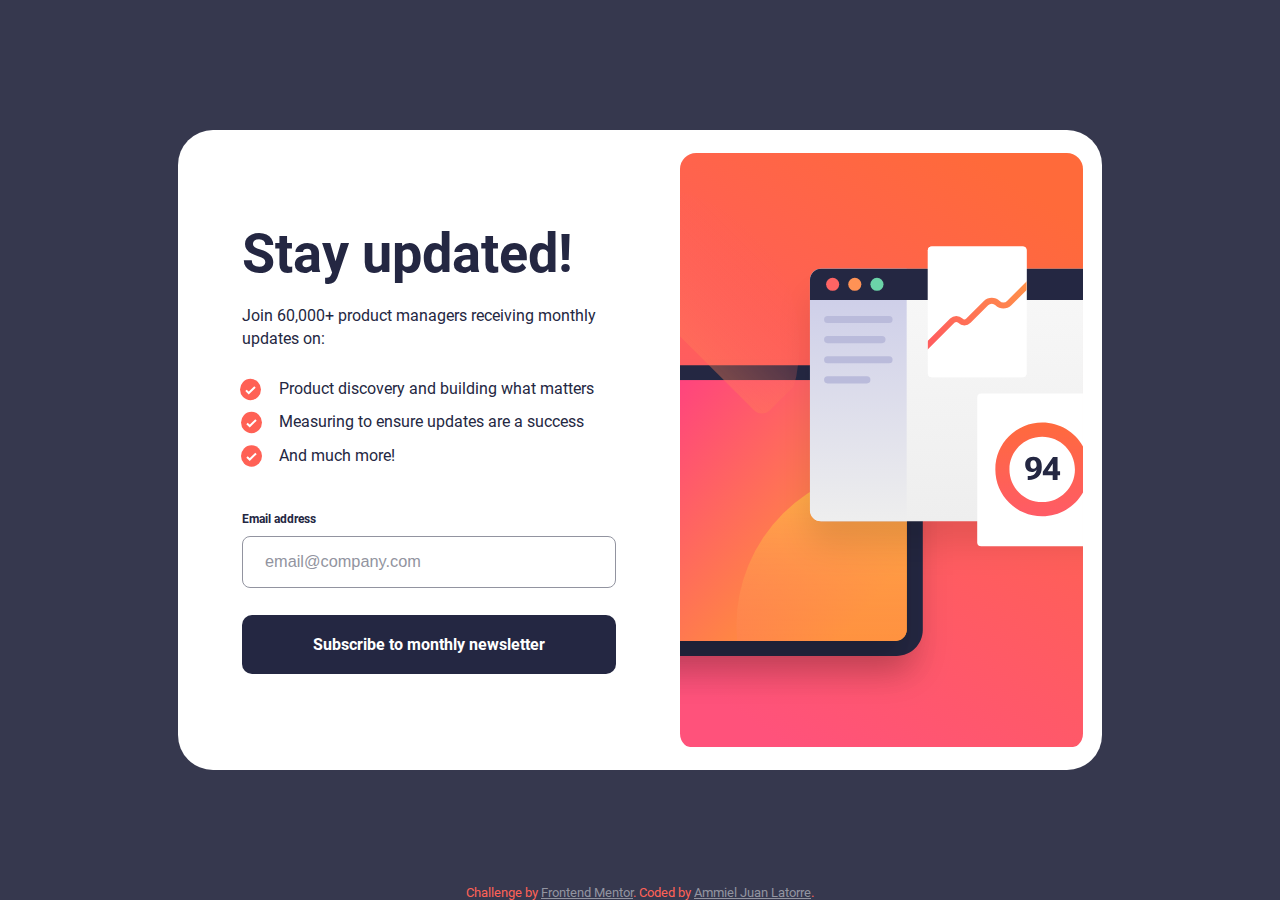
<file: index.html>
<!DOCTYPE html>
<html lang="en">
<head>
  <meta charset="UTF-8">
  <meta name="viewport" content="width=device-width, initial-scale=1.0">

  <link rel="icon" type="image/png" sizes="32x32" href="./assets/images/favicon-32x32.png">
  <link rel="stylesheet" href="./assets/css/styles.css">
  <script defer src="./scripts/main.js"></script>
  
  <title>Frontend Mentor | Newsletter sign-up form with success message</title>

</head>
<body>

  <main>

    <div class="illustration"></div>

    <section>
      
      <h1>Stay updated!</h1>

      <p class="p-Join">Join 60,000+ product managers receiving monthly updates on:</p>

      <div class="list">
        <img src="assets/images/icon-list.svg" alt="check icon" class="img-Product">
        <p class="p-Product">Product discovery and building what matters</p>
      </div>
      <div class="list">
        <img src="assets/images/icon-list.svg" alt="check icon" class="img-Measuring">
        <p class="p-Measuring">Measuring to ensure updates are a success</p>
      </div>
      <div class="list">
        <img src="assets/images/icon-list.svg" alt="check icon" class="img-And">
        <p class="p-And">And much more!</p>
      </div>
        
      <form id="form" novalidate>
        <label for="email-form"><b>Email address</b> <b class="b-Valid" id="b-Valid-id">Valid email required</b></label>
        <input type="email" id="email-form" required placeholder="email@company.com" autofocus>
        <button id="button" type="submit">Subscribe to monthly newsletter</button>
      </form>

    </section>

  </main>
  
  <footer class="attribution">
    Challenge by <a href="https://www.frontendmentor.io?ref=challenge" target="_blank">Frontend Mentor</a>. 
    Coded by <a href="https://www.frontendmentor.io/profile/Juan122113" target="_blank">Ammiel Juan Latorre</a>.
  </footer>
</body>
</html>
</file>
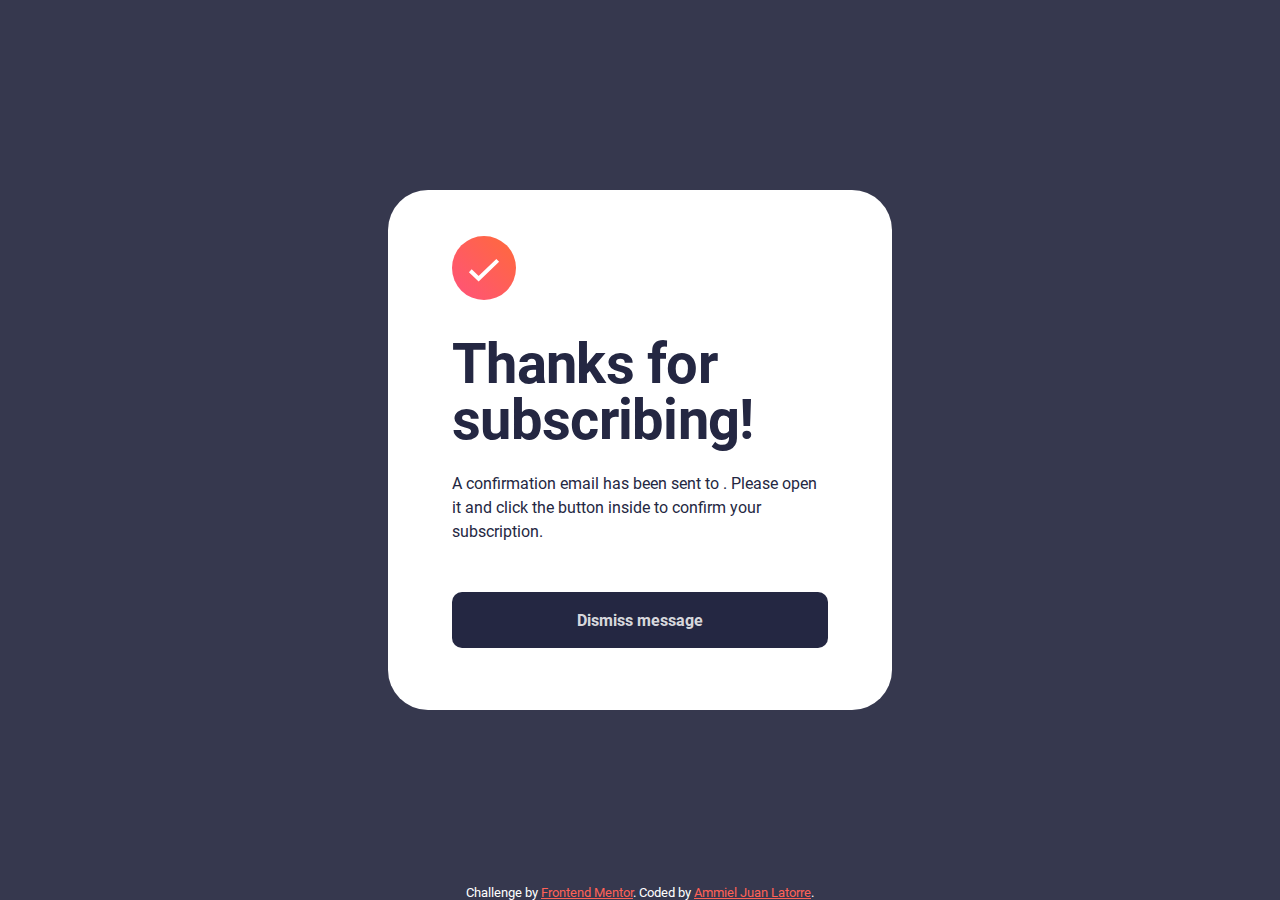
<file: success.html>
<!DOCTYPE html>
<html lang="en">
<head>
    <meta charset="UTF-8">
    <meta name="viewport" content="width=device-width, initial-scale=1.0">

    <link rel="icon" type="image/png" sizes="32x32" href="./assets/images/favicon-32x32.png">
    <link rel="stylesheet" href="./assets/css/styles-success.css">
    <script defer src="./scripts/success.js"></script>
    
    <title>Thanks for subscribing!</title>
</head>
<body>

    <main>
        
        <img src="assets/images/icon-success.svg" alt="check icon">

        <h1>Thanks for subscribing!</h1>

        <p>A confirmation email has been sent to <b id="email-adress"></b>. Please open it and click the button inside to confirm your subscription.</p>

        <button id="button">Dismiss message</button>
        
    </main>
    
    <footer class="attribution">
        Challenge by <a href="https://www.frontendmentor.io?ref=challenge" target="_blank">Frontend Mentor</a>. 
        Coded by <a href="https://www.frontendmentor.io/profile/Juan122113" target="_blank">Ammiel Juan Latorre</a>.
    </footer>
</body>
</html>
</file>
<file: assets/css/styles.css>
*{
    margin: 0;
    box-sizing: border-box;
}

:root {
    --Tomato: hsl(4, 100%, 67%);
    --Dark-Slate-Grey: hsl(234, 29%, 20%);
    --Charcoal-Grey: hsl(235, 18%, 26%);
    --Grey: hsl(231, 7%, 60%);
    --White: hsl(0, 0%, 100%);
}

@font-face {
    font-family: "Roboto regular";
    src: url("../fonts/Roboto-Regular.ttf");
}

@font-face {
    font-family: "Roboto Bold";
    src: url("../fonts/Roboto-Bold.ttf");
}

html {
    height: 100%;
}

body {
    min-height: 100vh;
    font-size: 16px;
    font-family: "Roboto regular";
    position: relative;
    color: var(--Dark-Slate-Grey);
}

.illustration {
    height: 285px;
    background-image: url("../images/illustration-sign-up-mobile.svg");
    background-size: cover;
    border-radius: 0 0 10px 10px;
}

section {
    padding: 35px 24px;
}

h1 {
    font-size: 2.4rem;
    font-family: "Roboto Bold";
    margin: 0;
}

.p-Join {
    padding-top: 1.5em;
    line-height: 1.4em;
}

.list {
    display: flex;
}

.list p {
    margin: 0em 0 0 1em;
    line-height: 1.4em;
}

.img-Product {
    position: relative;
    right: 0.4%;
}

.p-Product {
    padding-top: 1.5em;
}

.img-Measuring {
    position: relative;
    bottom: 0.4em;
    right: 1px;
}

.p-Measuring {
    padding-top: 1em;
}

.img-And {
    position: relative;
    top: 6px;
    right: 1px;
}

.p-And {
    padding-top: 0.8em;
}

form {
    display: flex;
    flex-direction: column;
    padding: 2.65em 0;
}

label {
    font-family: "Roboto Bold";
    font-size: 0.72rem;
    padding-bottom: 0.7rem;
    display: flex;
    justify-content: space-between;
}

.b-Valid {
    color: var(--Tomato);
    display: none;
}

#email-form {
    height: 3.25rem;
    border: solid 1px var(--Grey);
    border-color: var(--Grey) !important; 
    border-radius: 8px;
    padding-left: 1.4rem;
    cursor: pointer;
    outline: none;
    -webkit-appearance: none;
    -moz-appearance: none;
    appearance: none;
}

input::placeholder {
    font-size: 1.02rem;
    color: var(--Grey);
}

input:focus {
    outline: none;
    border-color: var(--Grey);
}

/* Estilos para anular el autocompletado
input:-webkit-autofill,
input:-webkit-autofill:hover, 
input:-webkit-autofill:focus,
input:-webkit-autofill:active {
    -webkit-box-shadow: 0 0 0 30px white inset !important;
    -webkit-text-fill-color: inherit !important;
    transition: background-color 5000s ease-in-out 0s;
}

Estilos adicionales para otros navegadores
input:autofill,
input:autofill:hover, 
input:autofill:focus,
input:autofill:active {
    box-shadow: 0 0 0 30px white inset !important;
    -webkit-text-fill-color: inherit !important;
} */

/* Mantener estilo de borde personalizado */
input:-webkit-autofill:focus,
input:autofill:focus {
    border-color: var(--Grey) !important;
}

button {
    height: 3.7rem;
    margin-top: 1.4rem;
    background-color: var(--Dark-Slate-Grey);
    color: var(--White);
    border: none;
    border-radius: 10px;
    font-family: "Roboto Bold";
    font-size: 1rem;
    cursor: pointer;
}

button:hover {
    background-image: linear-gradient(to left, hsl(20, 100%, 57%), hsl(337, 100%, 67%));
    box-shadow: 0.4rem 1.5rem 1.7rem -1.5rem hsl(20, 100%, 57%);
}

.attribution { 
    font-size: 0.8rem;
    text-align: center; 
    position: absolute;
    bottom: 0;
    right: 0;
    left: 0;
}

.attribution a { color: hsl(228, 45%, 44%); }

@media (min-width: 376px) {

    .img-Product {
        top: 5px;
    }

    .img-Measuring {
        top: 5px;
    }
}

@media (min-width: 768px) {

    body {
        background-color: var(--Charcoal-Grey);
        display: flex;
        align-items: center;
        justify-content: center;
    }

    main {
        width: 57.8rem;
        max-width: 90%;
        display: flex;
        padding: 1.42rem 1.2rem 1.42rem 2.5rem;
        background-color: var(--White);
        border-radius: 35px;

    }

    .illustration {
        background-image: url("../images/illustration-sign-up-desktop.svg");
        order: 1;
        width: 55%;
        height: auto;
        border-radius: 10px;
    }

    section {
        padding: 1.5rem 4rem 4rem 1.5rem;
    }

    h1 {
        font-size: 3.35rem;
        padding-top: 2.2rem;
        position: relative;
        top: 2%;
    }

    .p-Join {
        padding: 0;
        position: relative;
        top: 6%;
        
    }

    .list{
        position: relative;
        top: 7%;
    }

    .img-Product {
        top: 0.7em;
    }

    .p-Product {
        bottom: 0.1em;
        position: relative;
    }

    .img-Measuring {
        top: 0.1em;
    }

    .p-Measuring {
        position: relative;
        bottom: 0.4em;
    }

    .img-And {
        top: -0.1em;
    }

    .p-And {
        position: relative;
        bottom: 0.5em;
    }

    form {
        position: relative;
        top: 6.5%;
    }

    label {
        bottom: 0.3em;
        position: relative;
    }

    input {
        bottom: 0.3em;
        position: relative;
    }

    .attribution {
        color: var(--Tomato);
    }

    .attribution a { color: var(--Grey); }
}
</file>
<file: assets/css/styles-success.css>
*{
    margin: 0;
    box-sizing: border-box;
}

@font-face {
    font-family: "Roboto regular";
    src: url("../fonts/Roboto-Regular.ttf");
}

@font-face {
    font-family: "Roboto Bold";
    src: url("../fonts/Roboto-Bold.ttf");
}

html {
    height: 100%;
}

body {
    min-height: 100vh;
    color: hsl(234, 29%, 20%);
    font-size: 16px;
    font-family: "Roboto regular";
    position: relative;
}

main {
    padding: 9.3rem 1.5rem 2rem;
}

h1 {
    padding: 2.2rem 3rem 1.5rem 0;
    font-size: 2.48rem;
    line-height: 2.5rem;
    letter-spacing: -0.7px;
    font-family: "Roboto Bold";
}

p {
    font-size: 1rem;
    line-height: 1.50rem;
}

b {
    font-family: "Roboto Bold";
    letter-spacing: -0.4px;
}

button {
    margin-top: 16.6rem;
    height: 3.5rem;
    width: 100%;
    font-size: 1rem;
    font-family: "Roboto Bold";
    border: none;
    border-radius: 10px;
    background-color: hsl(234, 29%, 20%);
    color: rgba(255, 255, 255, 0.839);
}

footer {
    font-size: 0.8rem;
    text-align: center; 
    position: absolute;
    bottom: 0;
    right: 0;
    left: 0;
}

@media (min-width: 768px) {

    body {
        display: flex;
        align-items: center;
        justify-content: center;
        background-color: hsl(235, 18%, 26%);
    }

    main {
        width: 31.5rem;
        background-color: white;
        padding: 3.9rem 4rem;
        border-radius: 40px;
        position: relative;
    }

    img {
        position: relative;
        bottom: 1rem;
    }

    h1 {
        padding: 1rem 3rem 1.5rem 0;
        font-size: 3.48rem;
        line-height: 3.5rem;
    }

    button {
        margin-top: 3rem;
        cursor: pointer;
    }

    button:hover {
        background-image: linear-gradient(to left, hsl(20, 100%, 57%), hsl(337, 100%, 67%));
    }

    footer {
        color: white;
    }

    footer a {
        color: hsl(4, 100%, 67%);
    }
}
</file>
